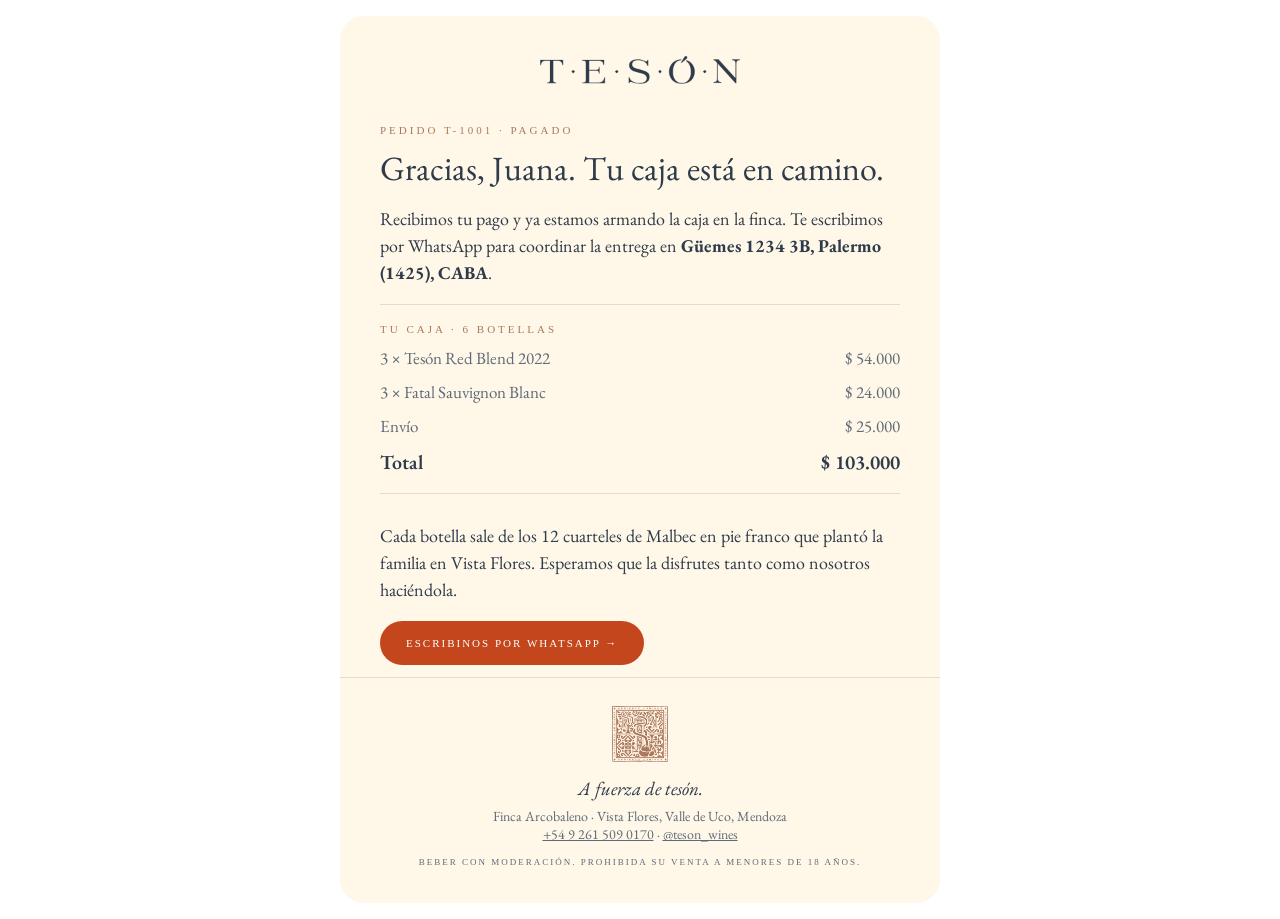
<file: teson/sitio/emails-preview/cliente-pagado.html>
<!doctype html><html lang="es"><head><meta charset="utf-8"><meta name="viewport" content="width=device-width,initial-scale=1"><meta name="color-scheme" content="light only"><title>Gracias, Juana. Tu caja está en camino.</title>
<link href="https://fonts.googleapis.com/css2?family=EB+Garamond:ital,wght@0,400;0,600;1,400&display=swap" rel="stylesheet"></head>
<body style="margin:0;padding:0;background:#ffffff" bgcolor="#ffffff">
<div style="display:none;max-height:0;overflow:hidden;opacity:0">Recibimos tu pago de $ 103.000. Te escribimos por WhatsApp para coordinar la entrega.</div>
<table role="presentation" width="100%" cellpadding="0" cellspacing="0" bgcolor="#ffffff" style="background:#ffffff"><tr><td align="center" style="padding:16px 0">
  <table role="presentation" width="100%" cellpadding="0" cellspacing="0" bgcolor="#FFF7E8" style="max-width:600px;background:#FFF7E8;border-radius:24px">
    <tr><td align="center" style="padding:40px 32px 8px"><a href="https://teson-wines.x.workers.dev"><img src="../public/assets/email/wordmark.png" width="200" height="28" alt="TESÓN" style="display:block;border:0"></a></td></tr>
    <tr><td style="padding:32px 40px 8px">
      <p style="margin:0 0 14px;font-family:Georgia,'Times New Roman',serif;font-size:11px;letter-spacing:3px;text-transform:uppercase;color:#AB785D">Pedido T-1001 · pagado</p>
      <h1 style="margin:0 0 18px;font-family:'EB Garamond', Garamond, Georgia, 'Times New Roman', serif;font-weight:400;font-size:34px;line-height:1.1;color:#2E3B4A">Gracias, Juana. Tu caja está en camino.</h1>
      <p style="margin:0 0 18px;font-family:'EB Garamond', Garamond, Georgia, 'Times New Roman', serif;font-size:18px;line-height:1.5;color:#2E3B4A">Recibimos tu pago y ya estamos armando la caja en la finca. Te escribimos por WhatsApp para coordinar la entrega en <b>Güemes 1234 3B, Palermo (1425), CABA</b>.</p><table role="presentation" width="100%" cellpadding="0" cellspacing="0" style="border-top:1px solid #E6DCC9;border-bottom:1px solid #E6DCC9;margin:8px 0 28px">
    <tr><td colspan="2" style="padding:18px 0 6px;font-family:Georgia,'Times New Roman',serif;font-size:11px;letter-spacing:3px;text-transform:uppercase;color:#AB785D">Tu caja · 6 botellas</td></tr>
    <tr><td style="padding:6px 0;font-family:'EB Garamond', Garamond, Georgia, 'Times New Roman', serif;font-size:17px;color:#5E6A77">3 × Tesón Red Blend 2022</td><td align="right" style="padding:6px 0;font-family:'EB Garamond', Garamond, Georgia, 'Times New Roman', serif;font-size:17px;color:#5E6A77;white-space:nowrap">$ 54.000</td></tr><tr><td style="padding:6px 0;font-family:'EB Garamond', Garamond, Georgia, 'Times New Roman', serif;font-size:17px;color:#5E6A77">3 × Fatal Sauvignon Blanc</td><td align="right" style="padding:6px 0;font-family:'EB Garamond', Garamond, Georgia, 'Times New Roman', serif;font-size:17px;color:#5E6A77;white-space:nowrap">$ 24.000</td></tr>
    
    <tr><td style="padding:6px 0;font-family:'EB Garamond', Garamond, Georgia, 'Times New Roman', serif;font-size:17px;color:#5E6A77">Envío</td><td align="right" style="padding:6px 0;font-family:'EB Garamond', Garamond, Georgia, 'Times New Roman', serif;font-size:17px;color:#5E6A77;white-space:nowrap">$ 25.000</td></tr>
    <tr><td style="padding:6px 0;font-family:'EB Garamond', Garamond, Georgia, 'Times New Roman', serif;font-size:20px;color:#2E3B4A;font-weight:600">Total</td><td align="right" style="padding:6px 0;font-family:'EB Garamond', Garamond, Georgia, 'Times New Roman', serif;font-size:20px;color:#2E3B4A;font-weight:600;white-space:nowrap">$ 103.000</td></tr>
    <tr><td colspan="2" style="height:12px"></td></tr></table><p style="margin:0 0 18px;font-family:'EB Garamond', Garamond, Georgia, 'Times New Roman', serif;font-size:18px;line-height:1.5;color:#2E3B4A">Cada botella sale de los 12 cuarteles de Malbec en pie franco que plantó la familia en Vista Flores. Esperamos que la disfrutes tanto como nosotros haciéndola.</p><table role="presentation" cellpadding="0" cellspacing="0" style="margin:8px 0 4px"><tr><td style="border-radius:999px;background:#C4461C">
    <a href="https://wa.me/5492615090170?text=Hola%20Tes%C3%B3n!%20Soy%20Juana%2C%20pedido%20T-1001." style="display:inline-block;padding:16px 26px;font-family:Georgia,'Times New Roman',serif;font-size:11px;letter-spacing:3px;text-transform:uppercase;font-size:11px;letter-spacing:2px;color:#ffffff;text-decoration:none;white-space:nowrap">Escribinos por WhatsApp&nbsp;&rarr;</a></td></tr></table>
    </td></tr>
    <tr><td align="center" style="padding:28px 40px 36px;border-top:1px solid #E6DCC9">
      <img src="../public/assets/email/sello.png" width="56" height="56" alt="" style="display:block;border:0;margin:0 auto 14px">
      <p style="margin:0 0 6px;font-family:'EB Garamond', Garamond, Georgia, 'Times New Roman', serif;font-style:italic;font-size:19px;color:#2E3B4A">A fuerza de tesón.</p>
      <p style="margin:0 0 14px;font-family:'EB Garamond', Garamond, Georgia, 'Times New Roman', serif;font-size:14px;color:#5E6A77">Finca Arcobaleno · Vista Flores, Valle de Uco, Mendoza<br>
        <a href="https://wa.me/5492615090170?text=Hola%20Tes%C3%B3n!" style="color:#5E6A77">+54 9 261 509 0170</a> · <a href="https://instagram.com/teson_wines" style="color:#5E6A77">@teson_wines</a></p>
      <p style="margin:0;font-family:Georgia,'Times New Roman',serif;font-size:11px;letter-spacing:3px;text-transform:uppercase;font-size:9px;letter-spacing:2px;color:#5E6A77">Beber con moderación. Prohibida su venta a menores de 18 años.</p>
    </td></tr>
  </table>
</td></tr></table></body></html>
</file>
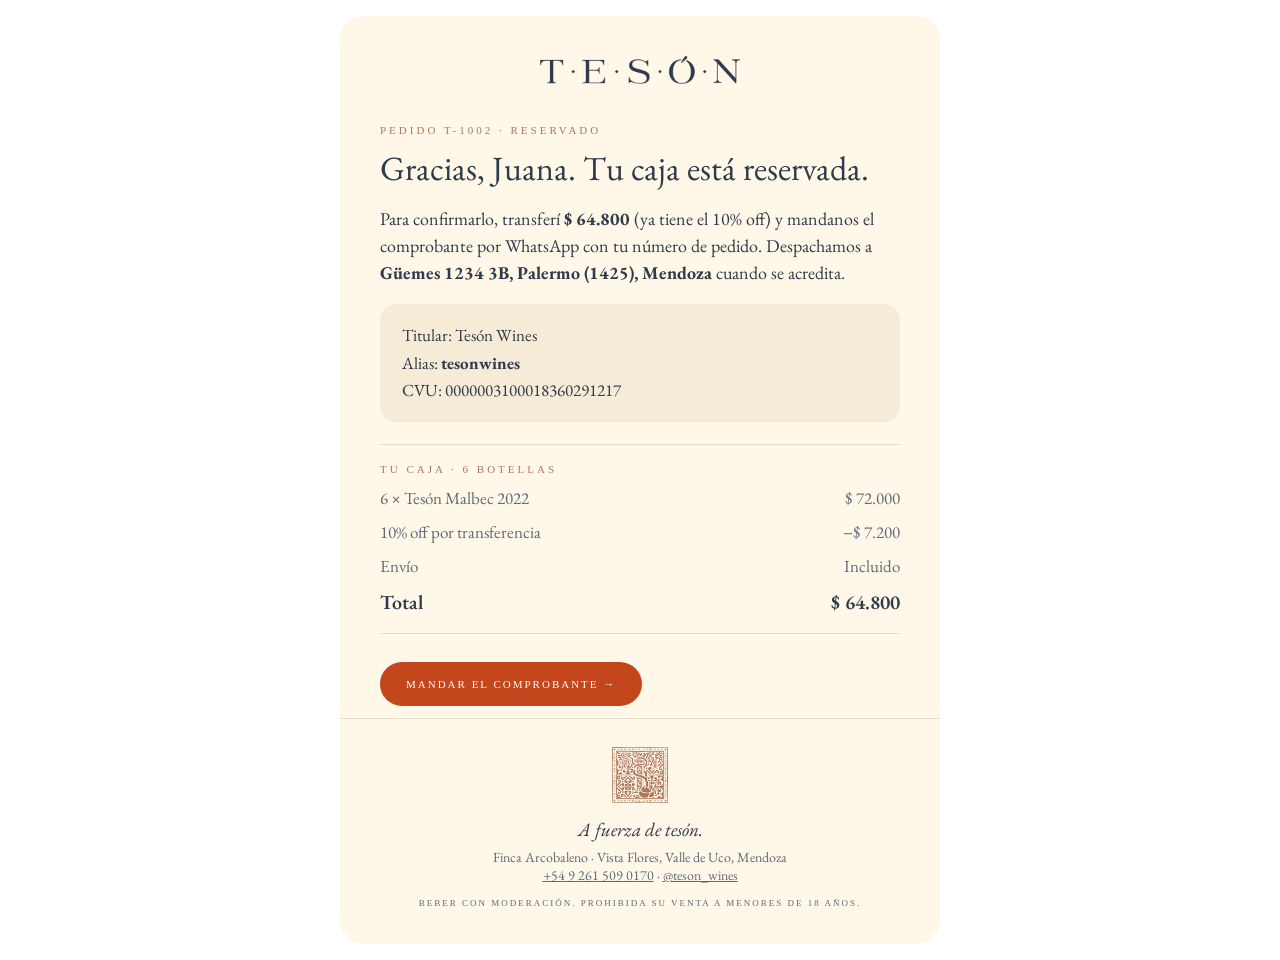
<file: teson/sitio/emails-preview/cliente-transferencia.html>
<!doctype html><html lang="es"><head><meta charset="utf-8"><meta name="viewport" content="width=device-width,initial-scale=1"><meta name="color-scheme" content="light only"><title>Gracias, Juana. Tu caja está reservada.</title>
<link href="https://fonts.googleapis.com/css2?family=EB+Garamond:ital,wght@0,400;0,600;1,400&display=swap" rel="stylesheet"></head>
<body style="margin:0;padding:0;background:#ffffff" bgcolor="#ffffff">
<div style="display:none;max-height:0;overflow:hidden;opacity:0">Transferí $ 64.800 al alias tesonwines y mandanos el comprobante.</div>
<table role="presentation" width="100%" cellpadding="0" cellspacing="0" bgcolor="#ffffff" style="background:#ffffff"><tr><td align="center" style="padding:16px 0">
  <table role="presentation" width="100%" cellpadding="0" cellspacing="0" bgcolor="#FFF7E8" style="max-width:600px;background:#FFF7E8;border-radius:24px">
    <tr><td align="center" style="padding:40px 32px 8px"><a href="https://teson-wines.x.workers.dev"><img src="../public/assets/email/wordmark.png" width="200" height="28" alt="TESÓN" style="display:block;border:0"></a></td></tr>
    <tr><td style="padding:32px 40px 8px">
      <p style="margin:0 0 14px;font-family:Georgia,'Times New Roman',serif;font-size:11px;letter-spacing:3px;text-transform:uppercase;color:#AB785D">Pedido T-1002 · reservado</p>
      <h1 style="margin:0 0 18px;font-family:'EB Garamond', Garamond, Georgia, 'Times New Roman', serif;font-weight:400;font-size:34px;line-height:1.1;color:#2E3B4A">Gracias, Juana. Tu caja está reservada.</h1>
      <p style="margin:0 0 18px;font-family:'EB Garamond', Garamond, Georgia, 'Times New Roman', serif;font-size:18px;line-height:1.5;color:#2E3B4A">Para confirmarlo, transferí <b>$ 64.800</b> (ya tiene el 10% off) y mandanos el comprobante por WhatsApp con tu número de pedido. Despachamos a <b>Güemes 1234 3B, Palermo (1425), Mendoza</b> cuando se acredita.</p><table role="presentation" width="100%" cellpadding="0" cellspacing="0" style="margin:0 0 22px"><tr><td style="padding:18px 22px;border-radius:16px;background:#F6EBD6;font-family:'EB Garamond', Garamond, Georgia, 'Times New Roman', serif;font-size:17px;line-height:1.6;color:#2E3B4A">Titular: Tesón Wines<br>Alias: <b>tesonwines</b><br>CVU: 0000003100018360291217</td></tr></table><table role="presentation" width="100%" cellpadding="0" cellspacing="0" style="border-top:1px solid #E6DCC9;border-bottom:1px solid #E6DCC9;margin:8px 0 28px">
    <tr><td colspan="2" style="padding:18px 0 6px;font-family:Georgia,'Times New Roman',serif;font-size:11px;letter-spacing:3px;text-transform:uppercase;color:#AB785D">Tu caja · 6 botellas</td></tr>
    <tr><td style="padding:6px 0;font-family:'EB Garamond', Garamond, Georgia, 'Times New Roman', serif;font-size:17px;color:#5E6A77">6 × Tesón Malbec 2022</td><td align="right" style="padding:6px 0;font-family:'EB Garamond', Garamond, Georgia, 'Times New Roman', serif;font-size:17px;color:#5E6A77;white-space:nowrap">$ 72.000</td></tr>
    <tr><td style="padding:6px 0;font-family:'EB Garamond', Garamond, Georgia, 'Times New Roman', serif;font-size:17px;color:#5E6A77">10% off por transferencia</td><td align="right" style="padding:6px 0;font-family:'EB Garamond', Garamond, Georgia, 'Times New Roman', serif;font-size:17px;color:#5E6A77;white-space:nowrap">−$ 7.200</td></tr>
    <tr><td style="padding:6px 0;font-family:'EB Garamond', Garamond, Georgia, 'Times New Roman', serif;font-size:17px;color:#5E6A77">Envío</td><td align="right" style="padding:6px 0;font-family:'EB Garamond', Garamond, Georgia, 'Times New Roman', serif;font-size:17px;color:#5E6A77;white-space:nowrap">Incluido</td></tr>
    <tr><td style="padding:6px 0;font-family:'EB Garamond', Garamond, Georgia, 'Times New Roman', serif;font-size:20px;color:#2E3B4A;font-weight:600">Total</td><td align="right" style="padding:6px 0;font-family:'EB Garamond', Garamond, Georgia, 'Times New Roman', serif;font-size:20px;color:#2E3B4A;font-weight:600;white-space:nowrap">$ 64.800</td></tr>
    <tr><td colspan="2" style="height:12px"></td></tr></table><table role="presentation" cellpadding="0" cellspacing="0" style="margin:8px 0 4px"><tr><td style="border-radius:999px;background:#C4461C">
    <a href="https://wa.me/5492615090170?text=Hola%20Tes%C3%B3n!%20Transfer%C3%AD%20%24%2064.800%20del%20pedido%20T-1002.%20Les%20mando%20el%20comprobante." style="display:inline-block;padding:16px 26px;font-family:Georgia,'Times New Roman',serif;font-size:11px;letter-spacing:3px;text-transform:uppercase;font-size:11px;letter-spacing:2px;color:#ffffff;text-decoration:none;white-space:nowrap">Mandar el comprobante&nbsp;&rarr;</a></td></tr></table>
    </td></tr>
    <tr><td align="center" style="padding:28px 40px 36px;border-top:1px solid #E6DCC9">
      <img src="../public/assets/email/sello.png" width="56" height="56" alt="" style="display:block;border:0;margin:0 auto 14px">
      <p style="margin:0 0 6px;font-family:'EB Garamond', Garamond, Georgia, 'Times New Roman', serif;font-style:italic;font-size:19px;color:#2E3B4A">A fuerza de tesón.</p>
      <p style="margin:0 0 14px;font-family:'EB Garamond', Garamond, Georgia, 'Times New Roman', serif;font-size:14px;color:#5E6A77">Finca Arcobaleno · Vista Flores, Valle de Uco, Mendoza<br>
        <a href="https://wa.me/5492615090170?text=Hola%20Tes%C3%B3n!" style="color:#5E6A77">+54 9 261 509 0170</a> · <a href="https://instagram.com/teson_wines" style="color:#5E6A77">@teson_wines</a></p>
      <p style="margin:0;font-family:Georgia,'Times New Roman',serif;font-size:11px;letter-spacing:3px;text-transform:uppercase;font-size:9px;letter-spacing:2px;color:#5E6A77">Beber con moderación. Prohibida su venta a menores de 18 años.</p>
    </td></tr>
  </table>
</td></tr></table></body></html>
</file>
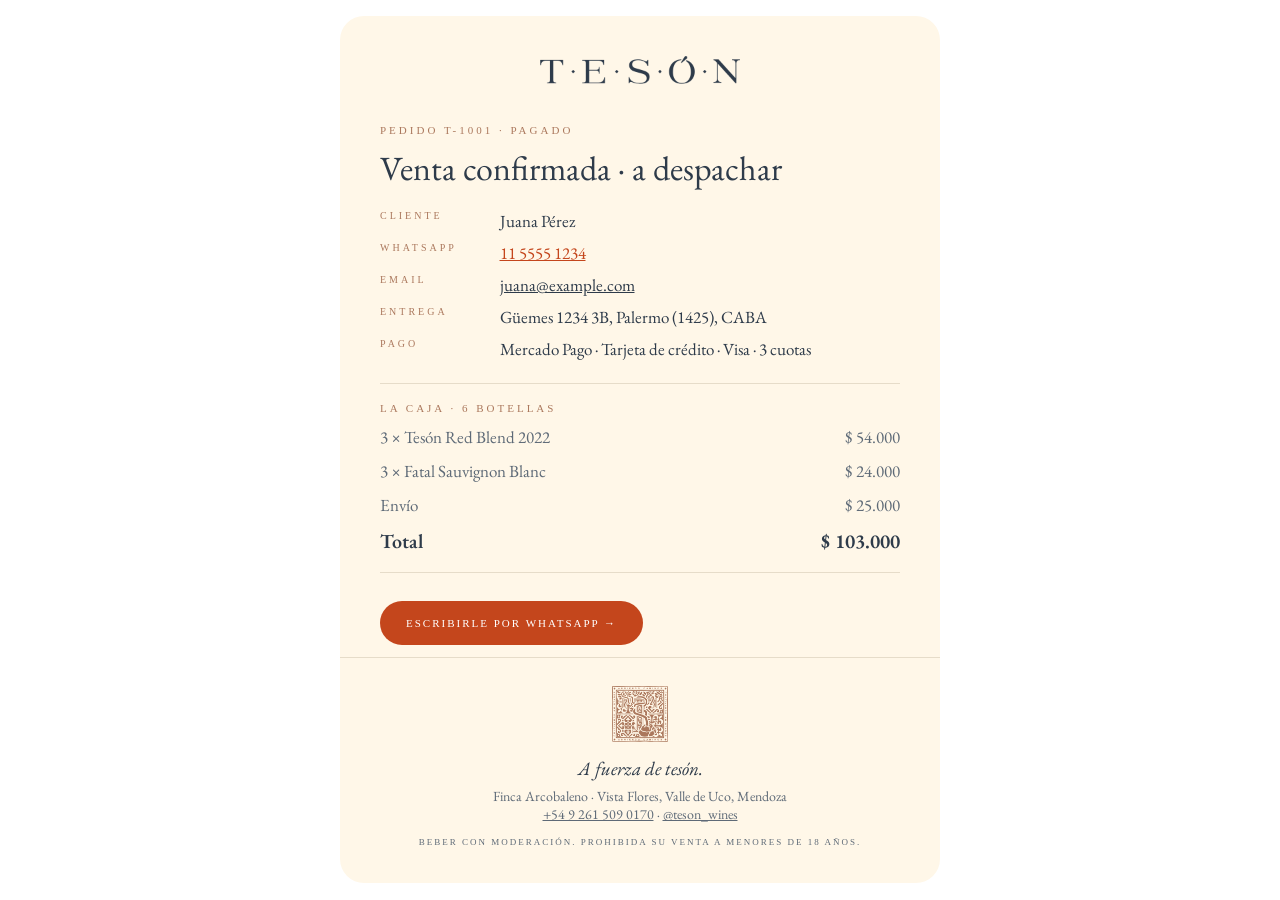
<file: teson/sitio/emails-preview/para-teson-pagado.html>
<!doctype html><html lang="es"><head><meta charset="utf-8"><meta name="viewport" content="width=device-width,initial-scale=1"><meta name="color-scheme" content="light only"><title>Venta confirmada · a despachar</title>
<link href="https://fonts.googleapis.com/css2?family=EB+Garamond:ital,wght@0,400;0,600;1,400&display=swap" rel="stylesheet"></head>
<body style="margin:0;padding:0;background:#ffffff" bgcolor="#ffffff">
<div style="display:none;max-height:0;overflow:hidden;opacity:0">Juana Pérez · 6 botellas · Palermo, CABA</div>
<table role="presentation" width="100%" cellpadding="0" cellspacing="0" bgcolor="#ffffff" style="background:#ffffff"><tr><td align="center" style="padding:16px 0">
  <table role="presentation" width="100%" cellpadding="0" cellspacing="0" bgcolor="#FFF7E8" style="max-width:600px;background:#FFF7E8;border-radius:24px">
    <tr><td align="center" style="padding:40px 32px 8px"><a href="https://teson-wines.x.workers.dev"><img src="../public/assets/email/wordmark.png" width="200" height="28" alt="TESÓN" style="display:block;border:0"></a></td></tr>
    <tr><td style="padding:32px 40px 8px">
      <p style="margin:0 0 14px;font-family:Georgia,'Times New Roman',serif;font-size:11px;letter-spacing:3px;text-transform:uppercase;color:#AB785D">Pedido T-1001 · pagado</p>
      <h1 style="margin:0 0 18px;font-family:'EB Garamond', Garamond, Georgia, 'Times New Roman', serif;font-weight:400;font-size:34px;line-height:1.1;color:#2E3B4A">Venta confirmada · a despachar</h1>
      <table role="presentation" width="100%" cellpadding="0" cellspacing="0" style="margin:0 0 18px"><tr><td valign="top" style="padding:5px 16px 5px 0;font-family:Georgia,'Times New Roman',serif;font-size:11px;letter-spacing:3px;text-transform:uppercase;font-size:10px;color:#AB785D;white-space:nowrap">Cliente</td><td style="padding:5px 0;font-family:'EB Garamond', Garamond, Georgia, 'Times New Roman', serif;font-size:17px;color:#2E3B4A">Juana Pérez</td></tr><tr><td valign="top" style="padding:5px 16px 5px 0;font-family:Georgia,'Times New Roman',serif;font-size:11px;letter-spacing:3px;text-transform:uppercase;font-size:10px;color:#AB785D;white-space:nowrap">WhatsApp</td><td style="padding:5px 0;font-family:'EB Garamond', Garamond, Georgia, 'Times New Roman', serif;font-size:17px;color:#2E3B4A"><a href="https://wa.me/5491155551234" style="color:#C4461C">11 5555 1234</a></td></tr><tr><td valign="top" style="padding:5px 16px 5px 0;font-family:Georgia,'Times New Roman',serif;font-size:11px;letter-spacing:3px;text-transform:uppercase;font-size:10px;color:#AB785D;white-space:nowrap">Email</td><td style="padding:5px 0;font-family:'EB Garamond', Garamond, Georgia, 'Times New Roman', serif;font-size:17px;color:#2E3B4A"><a href="mailto:juana@example.com" style="color:#2E3B4A">juana@example.com</a></td></tr><tr><td valign="top" style="padding:5px 16px 5px 0;font-family:Georgia,'Times New Roman',serif;font-size:11px;letter-spacing:3px;text-transform:uppercase;font-size:10px;color:#AB785D;white-space:nowrap">Entrega</td><td style="padding:5px 0;font-family:'EB Garamond', Garamond, Georgia, 'Times New Roman', serif;font-size:17px;color:#2E3B4A">Güemes 1234 3B, Palermo (1425), CABA</td></tr><tr><td valign="top" style="padding:5px 16px 5px 0;font-family:Georgia,'Times New Roman',serif;font-size:11px;letter-spacing:3px;text-transform:uppercase;font-size:10px;color:#AB785D;white-space:nowrap">Pago</td><td style="padding:5px 0;font-family:'EB Garamond', Garamond, Georgia, 'Times New Roman', serif;font-size:17px;color:#2E3B4A">Mercado Pago · Tarjeta de crédito · Visa · 3 cuotas</td></tr></table><table role="presentation" width="100%" cellpadding="0" cellspacing="0" style="border-top:1px solid #E6DCC9;border-bottom:1px solid #E6DCC9;margin:8px 0 28px">
    <tr><td colspan="2" style="padding:18px 0 6px;font-family:Georgia,'Times New Roman',serif;font-size:11px;letter-spacing:3px;text-transform:uppercase;color:#AB785D">La caja · 6 botellas</td></tr>
    <tr><td style="padding:6px 0;font-family:'EB Garamond', Garamond, Georgia, 'Times New Roman', serif;font-size:17px;color:#5E6A77">3 × Tesón Red Blend 2022</td><td align="right" style="padding:6px 0;font-family:'EB Garamond', Garamond, Georgia, 'Times New Roman', serif;font-size:17px;color:#5E6A77;white-space:nowrap">$ 54.000</td></tr><tr><td style="padding:6px 0;font-family:'EB Garamond', Garamond, Georgia, 'Times New Roman', serif;font-size:17px;color:#5E6A77">3 × Fatal Sauvignon Blanc</td><td align="right" style="padding:6px 0;font-family:'EB Garamond', Garamond, Georgia, 'Times New Roman', serif;font-size:17px;color:#5E6A77;white-space:nowrap">$ 24.000</td></tr>
    
    <tr><td style="padding:6px 0;font-family:'EB Garamond', Garamond, Georgia, 'Times New Roman', serif;font-size:17px;color:#5E6A77">Envío</td><td align="right" style="padding:6px 0;font-family:'EB Garamond', Garamond, Georgia, 'Times New Roman', serif;font-size:17px;color:#5E6A77;white-space:nowrap">$ 25.000</td></tr>
    <tr><td style="padding:6px 0;font-family:'EB Garamond', Garamond, Georgia, 'Times New Roman', serif;font-size:20px;color:#2E3B4A;font-weight:600">Total</td><td align="right" style="padding:6px 0;font-family:'EB Garamond', Garamond, Georgia, 'Times New Roman', serif;font-size:20px;color:#2E3B4A;font-weight:600;white-space:nowrap">$ 103.000</td></tr>
    <tr><td colspan="2" style="height:12px"></td></tr></table><table role="presentation" cellpadding="0" cellspacing="0" style="margin:8px 0 4px"><tr><td style="border-radius:999px;background:#C4461C">
    <a href="https://wa.me/5491155551234?text=Hola%20Juana!%20Te%20escribimos%20de%20Tes%C3%B3n%20por%20tu%20pedido%20T-1001." style="display:inline-block;padding:16px 26px;font-family:Georgia,'Times New Roman',serif;font-size:11px;letter-spacing:3px;text-transform:uppercase;font-size:11px;letter-spacing:2px;color:#ffffff;text-decoration:none;white-space:nowrap">Escribirle por WhatsApp&nbsp;&rarr;</a></td></tr></table>
    </td></tr>
    <tr><td align="center" style="padding:28px 40px 36px;border-top:1px solid #E6DCC9">
      <img src="../public/assets/email/sello.png" width="56" height="56" alt="" style="display:block;border:0;margin:0 auto 14px">
      <p style="margin:0 0 6px;font-family:'EB Garamond', Garamond, Georgia, 'Times New Roman', serif;font-style:italic;font-size:19px;color:#2E3B4A">A fuerza de tesón.</p>
      <p style="margin:0 0 14px;font-family:'EB Garamond', Garamond, Georgia, 'Times New Roman', serif;font-size:14px;color:#5E6A77">Finca Arcobaleno · Vista Flores, Valle de Uco, Mendoza<br>
        <a href="https://wa.me/5492615090170?text=Hola%20Tes%C3%B3n!" style="color:#5E6A77">+54 9 261 509 0170</a> · <a href="https://instagram.com/teson_wines" style="color:#5E6A77">@teson_wines</a></p>
      <p style="margin:0;font-family:Georgia,'Times New Roman',serif;font-size:11px;letter-spacing:3px;text-transform:uppercase;font-size:9px;letter-spacing:2px;color:#5E6A77">Beber con moderación. Prohibida su venta a menores de 18 años.</p>
    </td></tr>
  </table>
</td></tr></table></body></html>
</file>
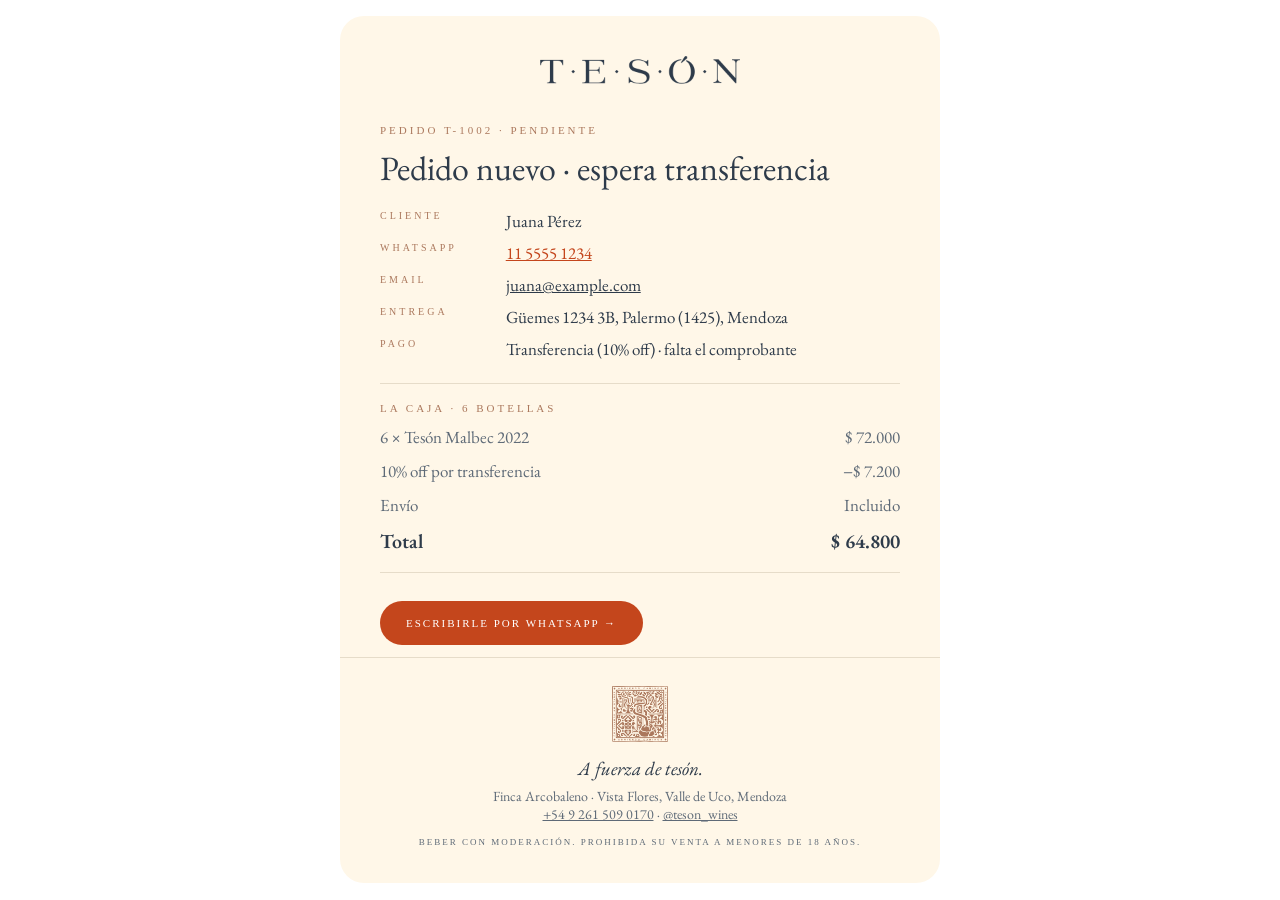
<file: teson/sitio/emails-preview/para-teson-transferencia.html>
<!doctype html><html lang="es"><head><meta charset="utf-8"><meta name="viewport" content="width=device-width,initial-scale=1"><meta name="color-scheme" content="light only"><title>Pedido nuevo · espera transferencia</title>
<link href="https://fonts.googleapis.com/css2?family=EB+Garamond:ital,wght@0,400;0,600;1,400&display=swap" rel="stylesheet"></head>
<body style="margin:0;padding:0;background:#ffffff" bgcolor="#ffffff">
<div style="display:none;max-height:0;overflow:hidden;opacity:0">Juana Pérez · 6 botellas · Palermo, Mendoza</div>
<table role="presentation" width="100%" cellpadding="0" cellspacing="0" bgcolor="#ffffff" style="background:#ffffff"><tr><td align="center" style="padding:16px 0">
  <table role="presentation" width="100%" cellpadding="0" cellspacing="0" bgcolor="#FFF7E8" style="max-width:600px;background:#FFF7E8;border-radius:24px">
    <tr><td align="center" style="padding:40px 32px 8px"><a href="https://teson-wines.x.workers.dev"><img src="../public/assets/email/wordmark.png" width="200" height="28" alt="TESÓN" style="display:block;border:0"></a></td></tr>
    <tr><td style="padding:32px 40px 8px">
      <p style="margin:0 0 14px;font-family:Georgia,'Times New Roman',serif;font-size:11px;letter-spacing:3px;text-transform:uppercase;color:#AB785D">Pedido T-1002 · pendiente</p>
      <h1 style="margin:0 0 18px;font-family:'EB Garamond', Garamond, Georgia, 'Times New Roman', serif;font-weight:400;font-size:34px;line-height:1.1;color:#2E3B4A">Pedido nuevo · espera transferencia</h1>
      <table role="presentation" width="100%" cellpadding="0" cellspacing="0" style="margin:0 0 18px"><tr><td valign="top" style="padding:5px 16px 5px 0;font-family:Georgia,'Times New Roman',serif;font-size:11px;letter-spacing:3px;text-transform:uppercase;font-size:10px;color:#AB785D;white-space:nowrap">Cliente</td><td style="padding:5px 0;font-family:'EB Garamond', Garamond, Georgia, 'Times New Roman', serif;font-size:17px;color:#2E3B4A">Juana Pérez</td></tr><tr><td valign="top" style="padding:5px 16px 5px 0;font-family:Georgia,'Times New Roman',serif;font-size:11px;letter-spacing:3px;text-transform:uppercase;font-size:10px;color:#AB785D;white-space:nowrap">WhatsApp</td><td style="padding:5px 0;font-family:'EB Garamond', Garamond, Georgia, 'Times New Roman', serif;font-size:17px;color:#2E3B4A"><a href="https://wa.me/5491155551234" style="color:#C4461C">11 5555 1234</a></td></tr><tr><td valign="top" style="padding:5px 16px 5px 0;font-family:Georgia,'Times New Roman',serif;font-size:11px;letter-spacing:3px;text-transform:uppercase;font-size:10px;color:#AB785D;white-space:nowrap">Email</td><td style="padding:5px 0;font-family:'EB Garamond', Garamond, Georgia, 'Times New Roman', serif;font-size:17px;color:#2E3B4A"><a href="mailto:juana@example.com" style="color:#2E3B4A">juana@example.com</a></td></tr><tr><td valign="top" style="padding:5px 16px 5px 0;font-family:Georgia,'Times New Roman',serif;font-size:11px;letter-spacing:3px;text-transform:uppercase;font-size:10px;color:#AB785D;white-space:nowrap">Entrega</td><td style="padding:5px 0;font-family:'EB Garamond', Garamond, Georgia, 'Times New Roman', serif;font-size:17px;color:#2E3B4A">Güemes 1234 3B, Palermo (1425), Mendoza</td></tr><tr><td valign="top" style="padding:5px 16px 5px 0;font-family:Georgia,'Times New Roman',serif;font-size:11px;letter-spacing:3px;text-transform:uppercase;font-size:10px;color:#AB785D;white-space:nowrap">Pago</td><td style="padding:5px 0;font-family:'EB Garamond', Garamond, Georgia, 'Times New Roman', serif;font-size:17px;color:#2E3B4A">Transferencia (10% off) · falta el comprobante</td></tr></table><table role="presentation" width="100%" cellpadding="0" cellspacing="0" style="border-top:1px solid #E6DCC9;border-bottom:1px solid #E6DCC9;margin:8px 0 28px">
    <tr><td colspan="2" style="padding:18px 0 6px;font-family:Georgia,'Times New Roman',serif;font-size:11px;letter-spacing:3px;text-transform:uppercase;color:#AB785D">La caja · 6 botellas</td></tr>
    <tr><td style="padding:6px 0;font-family:'EB Garamond', Garamond, Georgia, 'Times New Roman', serif;font-size:17px;color:#5E6A77">6 × Tesón Malbec 2022</td><td align="right" style="padding:6px 0;font-family:'EB Garamond', Garamond, Georgia, 'Times New Roman', serif;font-size:17px;color:#5E6A77;white-space:nowrap">$ 72.000</td></tr>
    <tr><td style="padding:6px 0;font-family:'EB Garamond', Garamond, Georgia, 'Times New Roman', serif;font-size:17px;color:#5E6A77">10% off por transferencia</td><td align="right" style="padding:6px 0;font-family:'EB Garamond', Garamond, Georgia, 'Times New Roman', serif;font-size:17px;color:#5E6A77;white-space:nowrap">−$ 7.200</td></tr>
    <tr><td style="padding:6px 0;font-family:'EB Garamond', Garamond, Georgia, 'Times New Roman', serif;font-size:17px;color:#5E6A77">Envío</td><td align="right" style="padding:6px 0;font-family:'EB Garamond', Garamond, Georgia, 'Times New Roman', serif;font-size:17px;color:#5E6A77;white-space:nowrap">Incluido</td></tr>
    <tr><td style="padding:6px 0;font-family:'EB Garamond', Garamond, Georgia, 'Times New Roman', serif;font-size:20px;color:#2E3B4A;font-weight:600">Total</td><td align="right" style="padding:6px 0;font-family:'EB Garamond', Garamond, Georgia, 'Times New Roman', serif;font-size:20px;color:#2E3B4A;font-weight:600;white-space:nowrap">$ 64.800</td></tr>
    <tr><td colspan="2" style="height:12px"></td></tr></table><table role="presentation" cellpadding="0" cellspacing="0" style="margin:8px 0 4px"><tr><td style="border-radius:999px;background:#C4461C">
    <a href="https://wa.me/5491155551234?text=Hola%20Juana!%20Te%20escribimos%20de%20Tes%C3%B3n%20por%20tu%20pedido%20T-1002." style="display:inline-block;padding:16px 26px;font-family:Georgia,'Times New Roman',serif;font-size:11px;letter-spacing:3px;text-transform:uppercase;font-size:11px;letter-spacing:2px;color:#ffffff;text-decoration:none;white-space:nowrap">Escribirle por WhatsApp&nbsp;&rarr;</a></td></tr></table>
    </td></tr>
    <tr><td align="center" style="padding:28px 40px 36px;border-top:1px solid #E6DCC9">
      <img src="../public/assets/email/sello.png" width="56" height="56" alt="" style="display:block;border:0;margin:0 auto 14px">
      <p style="margin:0 0 6px;font-family:'EB Garamond', Garamond, Georgia, 'Times New Roman', serif;font-style:italic;font-size:19px;color:#2E3B4A">A fuerza de tesón.</p>
      <p style="margin:0 0 14px;font-family:'EB Garamond', Garamond, Georgia, 'Times New Roman', serif;font-size:14px;color:#5E6A77">Finca Arcobaleno · Vista Flores, Valle de Uco, Mendoza<br>
        <a href="https://wa.me/5492615090170?text=Hola%20Tes%C3%B3n!" style="color:#5E6A77">+54 9 261 509 0170</a> · <a href="https://instagram.com/teson_wines" style="color:#5E6A77">@teson_wines</a></p>
      <p style="margin:0;font-family:Georgia,'Times New Roman',serif;font-size:11px;letter-spacing:3px;text-transform:uppercase;font-size:9px;letter-spacing:2px;color:#5E6A77">Beber con moderación. Prohibida su venta a menores de 18 años.</p>
    </td></tr>
  </table>
</td></tr></table></body></html>
</file>
